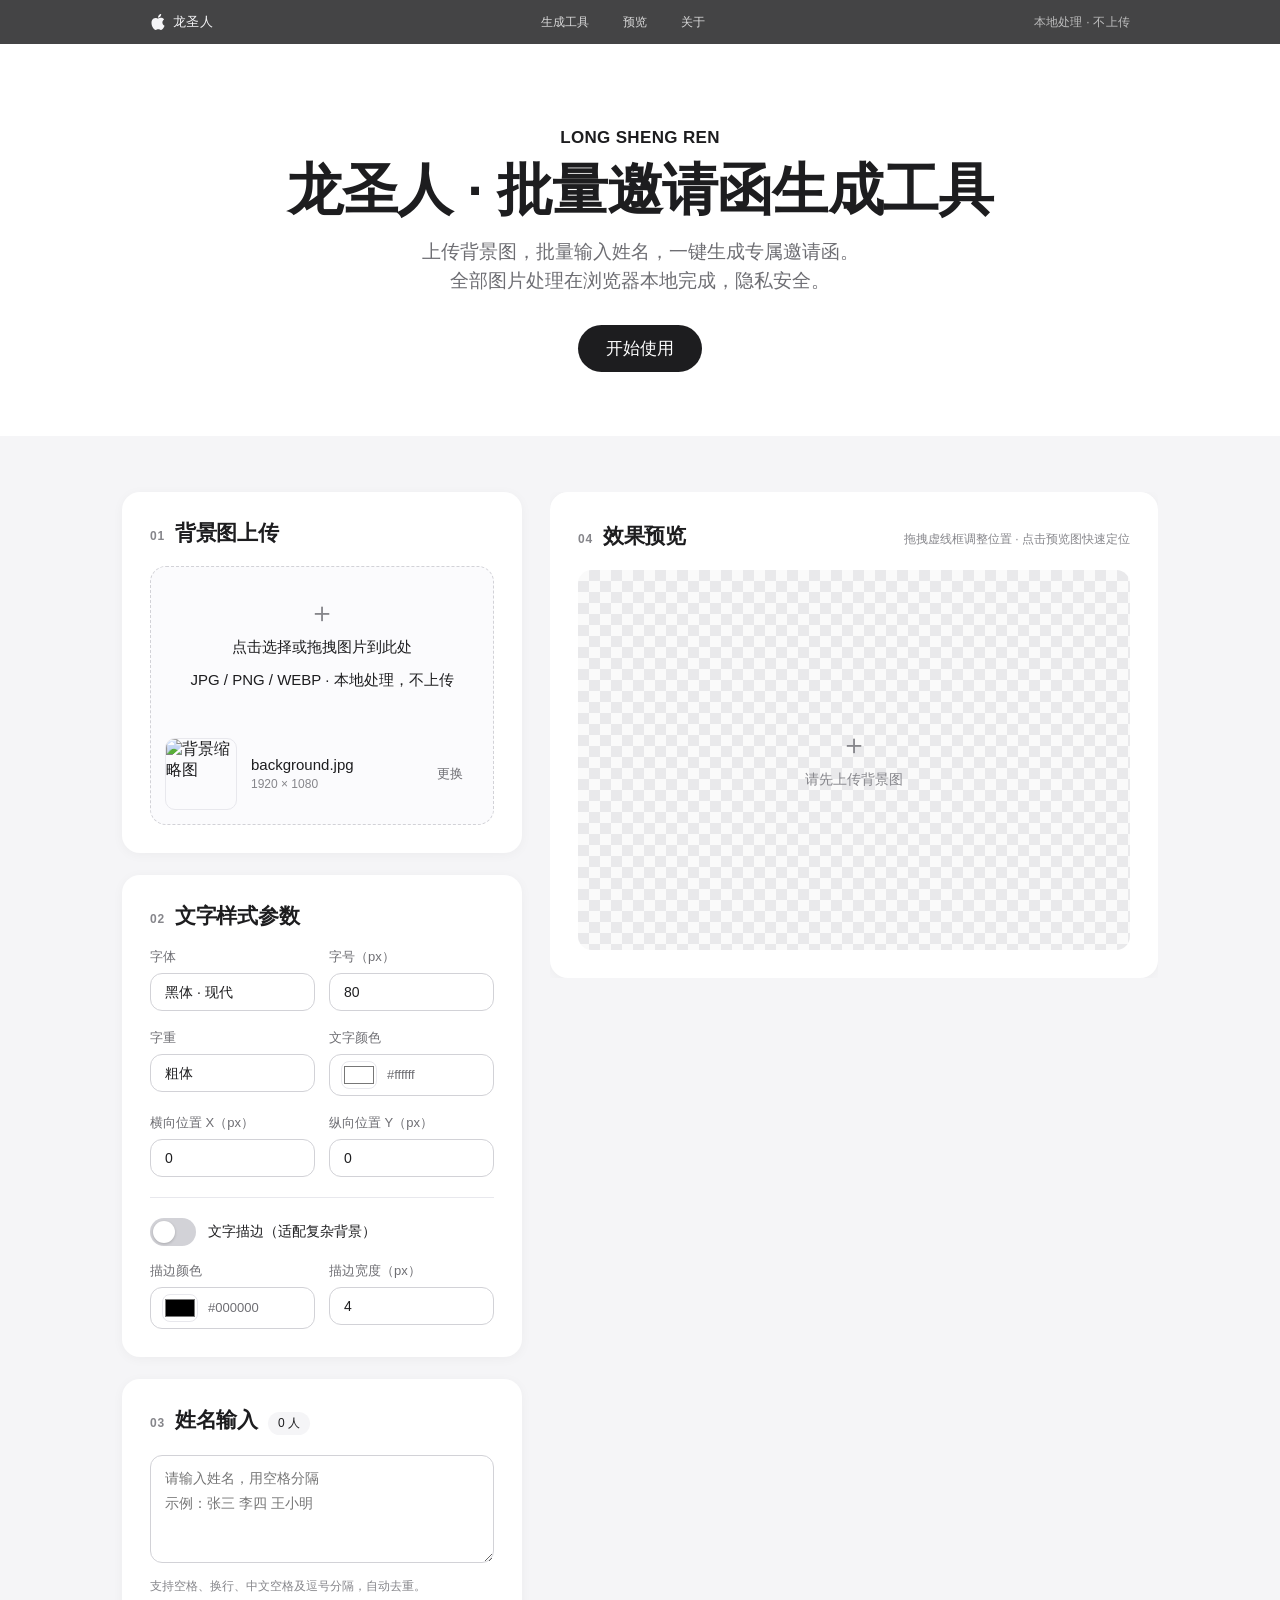
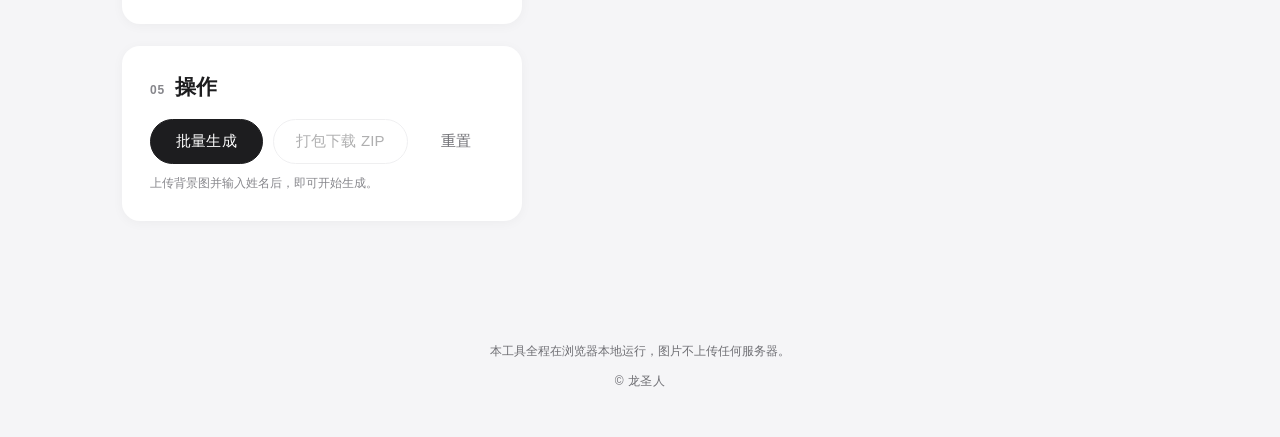
<file: outputs/index.html>
<!DOCTYPE html>
<html lang="zh-CN">
<head>
  <meta charset="UTF-8" />
  <meta name="viewport" content="width=device-width, initial-scale=1.0" />
  <title>龙圣人 | 批量邀请函生成器</title>
  <meta name="description" content="龙圣人批量邀请函生成工具：上传背景图，批量输入姓名，一键生成专属邀请函图片并打包下载 ZIP。全程浏览器本地处理，图片不上传服务器。" />
  <meta name="keywords" content="邀请函生成器,批量邀请函,龙圣人,邀请函制作,图片文字合成,批量生成图片,邀请函下载" />
  <meta name="theme-color" content="#1d1d1f" />
  <meta name="google-site-verification" content="tvr5lDdAnlwTrno8ohLuWLOKsq2kIYkMmGUezY9xMlk" />
  <link rel="icon" type="image/svg+xml" href="favicon.svg" />
  <meta property="og:type" content="website" />
  <meta property="og:title" content="龙圣人 · 批量邀请函生成工具" />
  <meta property="og:description" content="上传背景图，批量输入姓名，一键生成专属邀请函，全程本地处理、隐私安全。" />
  <meta property="og:site_name" content="龙圣人" />
  <link rel="canonical" href="https://longshengren.space/" />
  <meta property="og:url" content="https://longshengren.space/" />
  <meta name="twitter:card" content="summary" />
  <meta name="twitter:title" content="龙圣人 · 批量邀请函生成工具" />
  <meta name="twitter:description" content="上传背景图，批量输入姓名，一键生成专属邀请函，全程本地处理、隐私安全。" />
  <link rel="stylesheet" href="style.css" />
</head>
<body id="top">

  <!-- 顶部导航（Apple 风格深色磨砂） -->
  <header class="nav">
    <div class="nav-inner">
      <a class="nav-brand" href="#top" aria-label="龙圣人首页">
        <svg class="logo-mark" viewBox="0 0 24 24" fill="currentColor" aria-hidden="true">
          <path d="M12.152 6.896c-.948 0-2.415-1.078-3.96-1.04-2.04.027-3.91 1.183-4.961 3.014-2.117 3.675-.546 9.103 1.519 12.09 1.013 1.454 2.208 3.09 3.792 3.03 1.52-.065 2.09-.987 3.935-.987 1.831 0 2.35.987 3.96.948 1.637-.026 2.676-1.48 3.676-2.948 1.156-1.688 1.636-3.325 1.662-3.415-.039-.013-3.182-1.221-3.22-4.857-.026-3.04 2.48-4.494 2.597-4.559-1.429-2.09-3.623-2.324-4.39-2.376-2-.156-3.675 1.09-4.61 1.09zM15.53 3.83c.843-1.012 1.4-2.427 1.245-3.83-1.207.052-2.662.805-3.532 1.818-.78.896-1.454 2.338-1.273 3.714 1.338.104 2.715-.688 3.559-1.701z"/>
        </svg>
        <span class="nav-name">龙圣人</span>
      </a>
      <nav class="nav-links" aria-label="主导航">
        <a href="#tool">生成工具</a>
        <a href="#preview">预览</a>
        <a href="#footer">关于</a>
      </nav>
      <span class="nav-note">本地处理 · 不上传</span>
    </div>
  </header>

  <!-- Hero -->
  <section class="hero">
    <div class="hero-inner">
      <p class="hero-eyebrow">LONG SHENG REN</p>
      <h1 class="hero-title">龙圣人 · 批量邀请函生成工具</h1>
      <p class="hero-sub">上传背景图，批量输入姓名，一键生成专属邀请函。<br />全部图片处理在浏览器本地完成，隐私安全。</p>
      <a class="hero-cta" href="#tool">开始使用</a>
    </div>
  </section>

  <!-- 工具区 -->
  <section class="tool-section" id="tool">
    <div class="layout">
      <!-- 左侧：控制区 -->
      <aside class="panel controls">
        <!-- 01 背景图上传 -->
        <section class="card">
          <div class="card-head">
            <span class="sec-index">01</span>
            <h2>背景图上传</h2>
          </div>
          <div class="dropzone" id="dropzone" tabindex="0" role="button" aria-label="上传背景图">
            <input type="file" id="fileInput" accept="image/jpeg,image/png,image/webp" hidden />
            <div class="dz-idle" id="dzIdle">
              <div class="dz-icon">＋</div>
              <p>点击选择或拖拽图片到此处</p>
              <p class="dz-hint">JPG / PNG / WEBP · 本地处理，不上传</p>
            </div>
            <div class="dz-loaded" id="dzLoaded" hidden>
              <img id="dzThumb" alt="背景缩略图" />
              <div class="dz-meta">
                <p class="dz-name" id="dzName">background.jpg</p>
                <p class="dz-size" id="dzSize">1920 × 1080</p>
              </div>
              <button class="btn btn-ghost btn-sm" id="btnReplace" type="button">更换</button>
            </div>
          </div>
        </section>

        <!-- 02 文字样式参数 -->
        <section class="card">
          <div class="card-head">
            <span class="sec-index">02</span>
            <h2>文字样式参数</h2>
          </div>
          <div class="form-grid">
            <label class="field">
              <span class="field-label">字体</span>
              <select id="fontFamily">
                <option value="hei" selected>黑体 · 现代</option>
                <option value="song">宋体 · 典雅</option>
                <option value="kai">楷体 · 手写</option>
                <option value="li">隶书 · 古朴</option>
              </select>
            </label>
            <label class="field">
              <span class="field-label">字号（px）</span>
              <input type="number" id="fontSize" value="80" min="8" max="2000" step="1" />
            </label>
            <label class="field">
              <span class="field-label">字重</span>
              <select id="fontWeight">
                <option value="bold" selected>粗体</option>
                <option value="normal">常规</option>
              </select>
            </label>
            <label class="field">
              <span class="field-label">文字颜色</span>
              <div class="color-field">
                <input type="color" id="textColor" value="#ffffff" />
                <span class="color-val" id="textColorVal">#ffffff</span>
              </div>
            </label>
            <label class="field">
              <span class="field-label">横向位置 X（px）</span>
              <input type="number" id="posX" value="0" min="0" step="1" />
            </label>
            <label class="field">
              <span class="field-label">纵向位置 Y（px）</span>
              <input type="number" id="posY" value="0" min="0" step="1" />
            </label>
          </div>

          <div class="stroke-box">
            <label class="switch-row">
              <input type="checkbox" id="strokeEnabled" />
              <span class="switch" aria-hidden="true"></span>
              <span class="switch-text">文字描边（适配复杂背景）</span>
            </label>
            <div class="stroke-options" id="strokeOptions" hidden>
              <label class="field">
                <span class="field-label">描边颜色</span>
                <div class="color-field">
                  <input type="color" id="strokeColor" value="#000000" />
                  <span class="color-val" id="strokeColorVal">#000000</span>
                </div>
              </label>
              <label class="field">
                <span class="field-label">描边宽度（px）</span>
                <input type="number" id="strokeWidth" value="4" min="1" max="60" step="1" />
              </label>
            </div>
          </div>
        </section>

        <!-- 03 姓名输入 -->
        <section class="card">
          <div class="card-head">
            <span class="sec-index">03</span>
            <h2>姓名输入</h2>
            <span class="badge" id="nameCount">0 人</span>
          </div>
          <textarea id="namesInput" placeholder="请输入姓名，用空格分隔&#10;示例：张三 李四 王小明" spellcheck="false"></textarea>
          <p class="hint">支持空格、换行、中文空格及逗号分隔，自动去重。</p>
        </section>

        <!-- 05 操作 -->
        <section class="card">
          <div class="card-head">
            <span class="sec-index">05</span>
            <h2>操作</h2>
          </div>
          <div class="btn-row">
            <button class="btn btn-primary" id="btnGenerate" type="button">批量生成</button>
            <button class="btn btn-accent" id="btnDownload" type="button" disabled>打包下载 ZIP</button>
            <button class="btn btn-ghost" id="btnReset" type="button">重置</button>
          </div>
          <p class="hint" id="actionHint">上传背景图并输入姓名后，即可开始生成。</p>
        </section>
      </aside>

      <!-- 右侧：预览 + 结果 -->
      <section class="panel preview-panel" id="preview">
        <div class="card preview-card">
          <div class="card-head">
            <span class="sec-index">04</span>
            <h2>效果预览</h2>
            <span class="hint" id="previewHint">拖拽虚线框调整位置 · 点击预览图快速定位</span>
          </div>
          <div class="preview-stage" id="previewStage">
            <div class="preview-wrap" id="previewWrap" hidden>
              <canvas id="previewCanvas"></canvas>
              <div class="drag-handle" id="dragHandle" title="拖拽调整文字位置"></div>
            </div>
            <div class="preview-empty" id="previewEmpty">
              <div class="empty-icon">＋</div>
              <p>请先上传背景图</p>
            </div>
          </div>
        </div>

        <div class="card results-card" id="resultsSection" hidden>
          <div class="card-head">
            <h2>生成结果</h2>
            <span class="badge" id="resultCount">0 张</span>
          </div>
          <div class="results-grid" id="resultsGrid"></div>
        </div>
      </section>
    </div>
  </section>

  <footer class="site-footer" id="footer">
    <p class="footer-note">本工具全程在浏览器本地运行，图片不上传任何服务器。</p>
    <p class="footer-copy">© 龙圣人</p>
  </footer>

  <div class="toast" id="toast" hidden></div>

  <script src="jszip.min.js"></script>
  <script src="app.js"></script>
</body>
</html>
</file>
<file: outputs/style.css>
:root {
  --black: #1d1d1f;
  --gray: #6e6e73;
  --gray-light: #86868b;
  --bg-gray: #f5f5f7;
  --white: #ffffff;
  --line: #d2d2d7;
  --line-soft: #e8e8ed;
  --nav-bg: rgba(22, 22, 23, 0.8);
  --font: -apple-system, BlinkMacSystemFont, "SF Pro Text", "SF Pro Display", "Helvetica Neue", "PingFang SC", "Hiragino Sans GB", "Microsoft YaHei", "Segoe UI", sans-serif;
  --radius: 18px;
}

* { box-sizing: border-box; }

html { scroll-behavior: smooth; }

html, body { margin: 0; padding: 0; }

body {
  font-family: var(--font);
  color: var(--black);
  background: var(--white);
  min-height: 100vh;
  display: flex;
  flex-direction: column;
  -webkit-font-smoothing: antialiased;
  -moz-osx-font-smoothing: grayscale;
}

a { text-decoration: none; color: inherit; }

#tool, #preview, #footer { scroll-margin-top: 60px; }

/* ---------- 顶部导航（Apple 风格） ---------- */
.nav {
  position: sticky;
  top: 0;
  z-index: 100;
  height: 44px;
  background: var(--nav-bg);
  -webkit-backdrop-filter: saturate(180%) blur(20px);
  backdrop-filter: saturate(180%) blur(20px);
}

.nav-inner {
  max-width: 1024px;
  height: 100%;
  margin: 0 auto;
  padding: 0 22px;
  display: flex;
  align-items: center;
  justify-content: space-between;
  color: #f5f5f7;
  font-size: 12px;
}

.nav-brand { display: flex; align-items: center; gap: 7px; }

.logo-mark { width: 16px; height: 16px; color: #f5f5f7; }

.nav-name { font-size: 13px; font-weight: 500; letter-spacing: 0.02em; }

.nav-links { display: flex; gap: 34px; }

.nav-links a { color: rgba(255, 255, 255, 0.8); transition: color 0.15s; }
.nav-links a:hover { color: #fff; }

.nav-note { color: rgba(255, 255, 255, 0.65); letter-spacing: 0.02em; }

/* ---------- Hero（Apple 风格） ---------- */
.hero {
  background: var(--white);
  text-align: center;
  padding: 84px 24px 64px;
}

.hero-inner { max-width: 760px; margin: 0 auto; }

.hero-eyebrow {
  margin: 0 0 12px;
  font-size: 17px;
  font-weight: 600;
  letter-spacing: 0.02em;
  color: var(--black);
}

.hero-title {
  margin: 0;
  font-size: clamp(34px, 5vw, 56px);
  font-weight: 700;
  letter-spacing: -0.015em;
  line-height: 1.08;
}

.hero-sub {
  margin: 18px 0 0;
  font-size: 19px;
  line-height: 1.5;
  color: var(--gray);
}

.hero-cta {
  display: inline-block;
  margin-top: 30px;
  padding: 12px 28px;
  border-radius: 980px;
  background: var(--black);
  color: #fff;
  font-size: 17px;
  letter-spacing: 0.01em;
  transition: background 0.15s, transform 0.1s;
}

.hero-cta:hover { background: #000; }
.hero-cta:active { transform: scale(0.98); }

/* ---------- 工具区 ---------- */
.tool-section {
  background: var(--bg-gray);
  padding: 56px 0 76px;
}

.layout {
  max-width: 1080px;
  margin: 0 auto;
  padding: 0 22px;
  display: grid;
  grid-template-columns: 400px minmax(0, 1fr);
  gap: 28px;
  align-items: start;
}

.panel { display: flex; flex-direction: column; gap: 22px; min-width: 0; }

/* ---------- 卡片 ---------- */
.card {
  background: var(--white);
  border-radius: var(--radius);
  padding: 28px;
  box-shadow: 0 2px 12px rgba(0, 0, 0, 0.04);
}

.card-head {
  display: flex;
  align-items: baseline;
  gap: 10px;
  margin-bottom: 20px;
}

.card-head h2 {
  margin: 0;
  font-size: 21px;
  font-weight: 700;
  letter-spacing: -0.01em;
  line-height: 1.2;
}

.sec-index {
  font-size: 12px;
  font-weight: 600;
  color: var(--gray-light);
  letter-spacing: 0.06em;
}

.card-head .hint {
  margin-left: auto;
  font-size: 12px;
  color: var(--gray-light);
  text-align: right;
}

/* ---------- 上传区 ---------- */
.dropzone {
  border: 1.5px dashed var(--line);
  border-radius: 16px;
  background: #fbfbfd;
  cursor: pointer;
  transition: border-color 0.15s, background 0.15s;
  min-height: 150px;
}

.dropzone:hover, .dropzone:focus-visible, .dropzone.drag {
  border-color: var(--black);
  background: var(--bg-gray);
  outline: none;
}

.dz-idle {
  display: flex;
  flex-direction: column;
  align-items: center;
  justify-content: center;
  padding: 32px 20px;
  text-align: center;
  gap: 4px;
}

.dz-icon { font-size: 28px; line-height: 1; color: var(--gray-light); font-weight: 300; }

.dz-idle p { margin: 7px 0 0; font-size: 15px; color: var(--black); }

.dz-hint, .hint { font-size: 12px; color: var(--gray-light); line-height: 1.6; }

.dz-loaded { display: flex; align-items: center; gap: 14px; padding: 14px; }

.dz-loaded img {
  width: 72px; height: 72px; object-fit: cover;
  border-radius: 10px; border: 1px solid var(--line-soft);
  flex: 0 0 auto;
}

.dz-meta { flex: 1 1 auto; min-width: 0; }

.dz-name {
  margin: 0; font-size: 15px; font-weight: 500;
  overflow: hidden; text-overflow: ellipsis; white-space: nowrap;
}

.dz-size { margin: 4px 0 0; font-size: 12px; color: var(--gray-light); }

/* ---------- 表单 ---------- */
.form-grid {
  display: grid;
  grid-template-columns: 1fr 1fr;
  gap: 18px 14px;
}

.field { display: flex; flex-direction: column; gap: 7px; }

.field-label { font-size: 13px; color: var(--gray); }

.field input[type="number"],
.field select,
textarea {
  width: 100%;
  border: 1px solid var(--line);
  border-radius: 12px;
  padding: 10px 14px;
  font-size: 14px;
  font-family: inherit;
  color: var(--black);
  background: #fff;
  transition: border-color 0.15s, box-shadow 0.15s;
}

.field input[type="number"]:focus,
.field select:focus,
textarea:focus {
  outline: none;
  border-color: var(--black);
  box-shadow: 0 0 0 4px rgba(29, 29, 31, 0.06);
}

select {
  appearance: none;
  background-image: linear-gradient(45deg, transparent 50%, #6e6e73 50%), linear-gradient(135deg, #6e6e73 50%, transparent 50%);
  background-position: calc(100% - 19px) 50%, calc(100% - 14px) 50%;
  background-size: 5px 5px, 5px 5px;
  background-repeat: no-repeat;
  padding-right: 36px;
}

.color-field {
  display: flex; align-items: center; gap: 10px;
  height: 42px; border: 1px solid var(--line); border-radius: 12px;
  padding: 0 11px; background: #fff;
}

.color-field input[type="color"] {
  width: 36px; height: 28px; padding: 0;
  border: 1px solid var(--line-soft); border-radius: 8px;
  background: none; cursor: pointer;
}

.color-val { font-size: 13px; color: var(--gray); font-variant-numeric: tabular-nums; }

/* 描边 */
.stroke-box {
  margin-top: 20px;
  padding-top: 20px;
  border-top: 1px solid var(--line-soft);
}

.switch-row {
  display: flex; align-items: center; gap: 12px;
  cursor: pointer; user-select: none;
}

.switch-row input {
  position: absolute;
  opacity: 0;
  width: 0;
  height: 0;
}

.switch {
  width: 46px; height: 28px; border-radius: 999px;
  background: var(--line); position: relative; transition: background 0.2s;
  flex: 0 0 auto;
}

.switch::after {
  content: ""; position: absolute; top: 3px; left: 3px;
  width: 22px; height: 22px; border-radius: 50%;
  background: #fff; box-shadow: 0 1px 3px rgba(0, 0, 0, 0.2);
  transition: transform 0.2s;
}

.switch-row input:checked + .switch { background: var(--black); }
.switch-row input:checked + .switch::after { transform: translateX(18px); }
.switch-row input:focus-visible + .switch { box-shadow: 0 0 0 4px rgba(29, 29, 31, 0.1); }

.switch-text { font-size: 14px; }

.stroke-options {
  margin-top: 16px;
  display: grid;
  grid-template-columns: 1fr 1fr;
  gap: 14px;
}

/* ---------- 文本域 ---------- */
textarea {
  min-height: 108px; resize: vertical; line-height: 1.8;
}

.hint { margin: 10px 0 0; }

.badge {
  background: var(--bg-gray); color: var(--black);
  font-size: 12px; padding: 3px 10px; border-radius: 999px;
  font-weight: 500;
}

/* ---------- 按钮（Apple 胶囊） ---------- */
.btn-row { display: flex; flex-wrap: wrap; gap: 10px; }

.btn {
  border-radius: 980px;
  padding: 12px 22px;
  font-size: 15px;
  font-weight: 400;
  letter-spacing: 0.01em;
  font-family: inherit;
  cursor: pointer;
  transition: background 0.15s, color 0.15s, border-color 0.15s, opacity 0.15s, transform 0.1s;
  display: inline-flex;
  align-items: center;
  justify-content: center;
  gap: 6px;
  background: transparent;
}

.btn:active:not(:disabled) { transform: scale(0.98); }
.btn:disabled { opacity: 0.35; cursor: not-allowed; }

.btn-primary {
  background: var(--black);
  color: #fff;
  border: 1px solid var(--black);
  flex: 1 1 auto;
}

.btn-primary:hover:not(:disabled) { background: #000; }

.btn-accent {
  color: var(--black);
  border: 1px solid var(--line);
  background: #fff;
}

.btn-accent:hover:not(:disabled) { border-color: var(--black); }

.btn-ghost {
  color: var(--gray);
  border: 1px solid transparent;
  background: transparent;
}

.btn-ghost:hover:not(:disabled) { color: var(--black); text-decoration: underline; }

.btn-sm { padding: 8px 15px; font-size: 13px; }

/* ---------- 预览 ---------- */
.preview-panel {
  position: sticky;
  top: 56px;
  align-self: start;
  max-height: calc(100vh - 72px);
  overflow-y: auto;
  scrollbar-width: thin;
}

.preview-stage {
  min-height: 380px;
  display: flex;
  align-items: center;
  justify-content: center;
  background:
    linear-gradient(45deg, #e9e9eb 25%, transparent 25%, transparent 75%, #e9e9eb 75%),
    linear-gradient(45deg, #e9e9eb 25%, #fafafa 25%, #fafafa 75%, #e9e9eb 75%);
  background-size: 22px 22px;
  background-position: 0 0, 11px 11px;
  border-radius: 14px;
  padding: 22px;
  overflow: auto;
}

.preview-wrap {
  position: relative;
  border-radius: 12px;
  overflow: hidden;
  box-shadow: 0 12px 40px rgba(0, 0, 0, 0.18);
  line-height: 0;
}

.preview-wrap canvas { display: block; }

.drag-handle {
  position: absolute;
  border: 1.5px dashed var(--black);
  cursor: move;
  touch-action: none;
}

.drag-handle::after {
  content: "拖拽";
  position: absolute;
  right: 0;
  bottom: calc(100% + 4px);
  background: var(--black);
  color: #fff;
  font-size: 10px;
  letter-spacing: 0.1em;
  padding: 2px 7px;
  line-height: 1.5;
  white-space: nowrap;
  border-radius: 4px;
}

.drag-handle:hover { background: rgba(0, 0, 0, 0.04); }

.preview-empty { text-align: center; color: var(--gray-light); padding: 34px; }

.empty-icon { font-size: 28px; line-height: 1; margin-bottom: 12px; font-weight: 300; }
.preview-empty p { margin: 0; font-size: 14px; }

/* ---------- 结果 ---------- */
.results-grid {
  display: grid;
  grid-template-columns: repeat(auto-fill, minmax(160px, 1fr));
  gap: 16px;
}

.result-item {
  border-radius: 14px;
  overflow: hidden;
  background: #fff;
  border: 1px solid var(--line-soft);
  transition: box-shadow 0.16s, transform 0.16s;
}

.result-item:hover { box-shadow: 0 10px 24px rgba(0, 0, 0, 0.1); transform: translateY(-2px); }

.result-item img {
  width: 100%;
  aspect-ratio: 3 / 4;
  object-fit: cover;
  display: block;
  background: #eee;
  cursor: zoom-in;
}

.result-meta {
  display: flex; align-items: center; justify-content: space-between;
  gap: 8px; padding: 9px 12px;
}

.result-meta .name {
  font-size: 13px; font-weight: 500;
  overflow: hidden; text-overflow: ellipsis; white-space: nowrap;
}

.result-meta .dl {
  flex: 0 0 auto; font-size: 12px; color: var(--black);
  text-decoration: none; font-weight: 400;
}

.result-meta .dl:hover { text-decoration: underline; }

/* ---------- 页脚（Apple 风格） ---------- */
.site-footer {
  background: var(--bg-gray);
  text-align: center;
  padding: 44px 22px;
  color: var(--gray);
  font-size: 12px;
  line-height: 1.8;
  margin-top: auto;
}

.footer-note { margin: 0; }
.footer-copy { margin: 8px 0 0; letter-spacing: 0.04em; }

/* ---------- Toast ---------- */
.toast {
  position: fixed;
  left: 50%;
  bottom: 34px;
  transform: translateX(-50%) translateY(16px);
  background: var(--black);
  color: #fff;
  padding: 12px 24px;
  border-radius: 980px;
  font-size: 14px;
  letter-spacing: 0.02em;
  opacity: 0;
  pointer-events: none;
  transition: opacity 0.2s, transform 0.2s;
  z-index: 100;
  max-width: 80vw;
}

.toast.show { opacity: 1; transform: translateX(-50%) translateY(0); }

/* ---------- 响应式 ---------- */
@media (max-width: 960px) {
  .layout { grid-template-columns: 1fr; }
  .preview-panel { position: static; max-height: none; overflow: visible; }
}

@media (max-width: 560px) {
  .nav-links { display: none; }
  .form-grid, .stroke-options { grid-template-columns: 1fr; }
  .hero { padding: 56px 20px 48px; }
}
</file>
